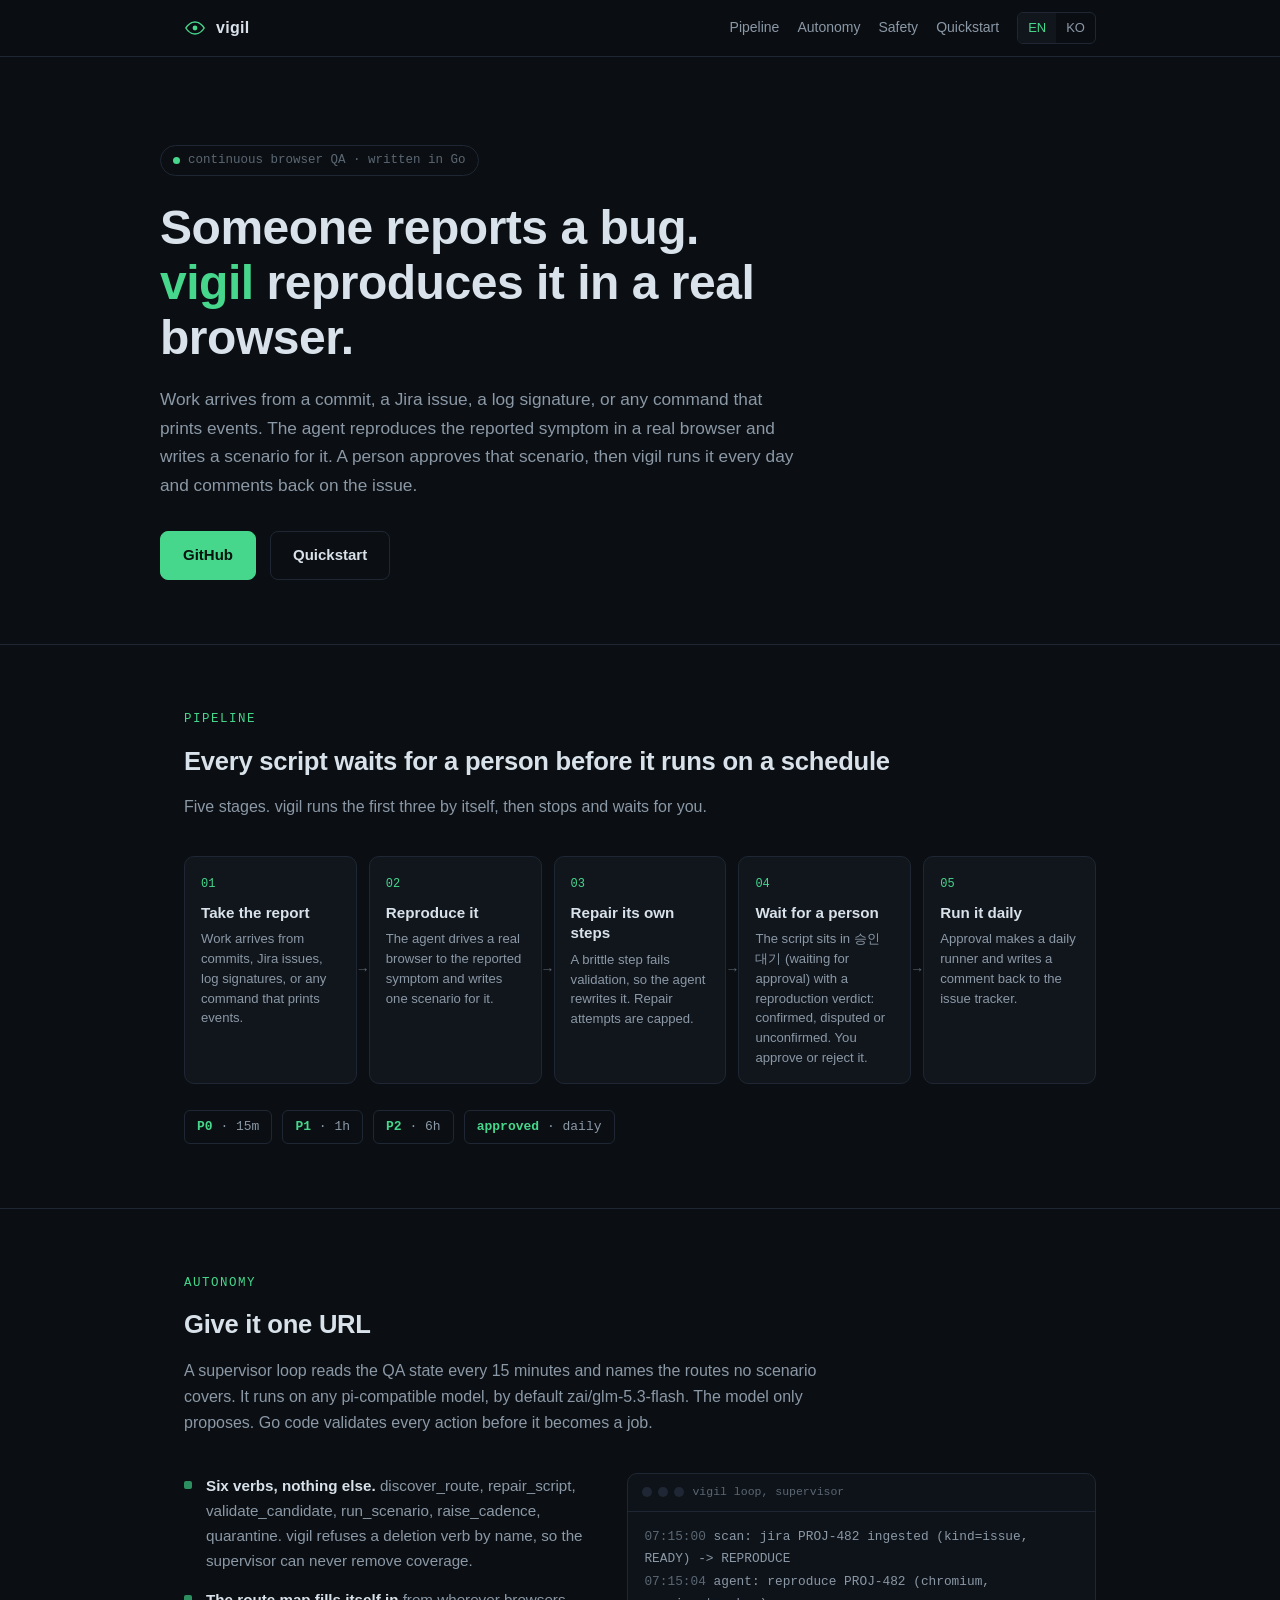
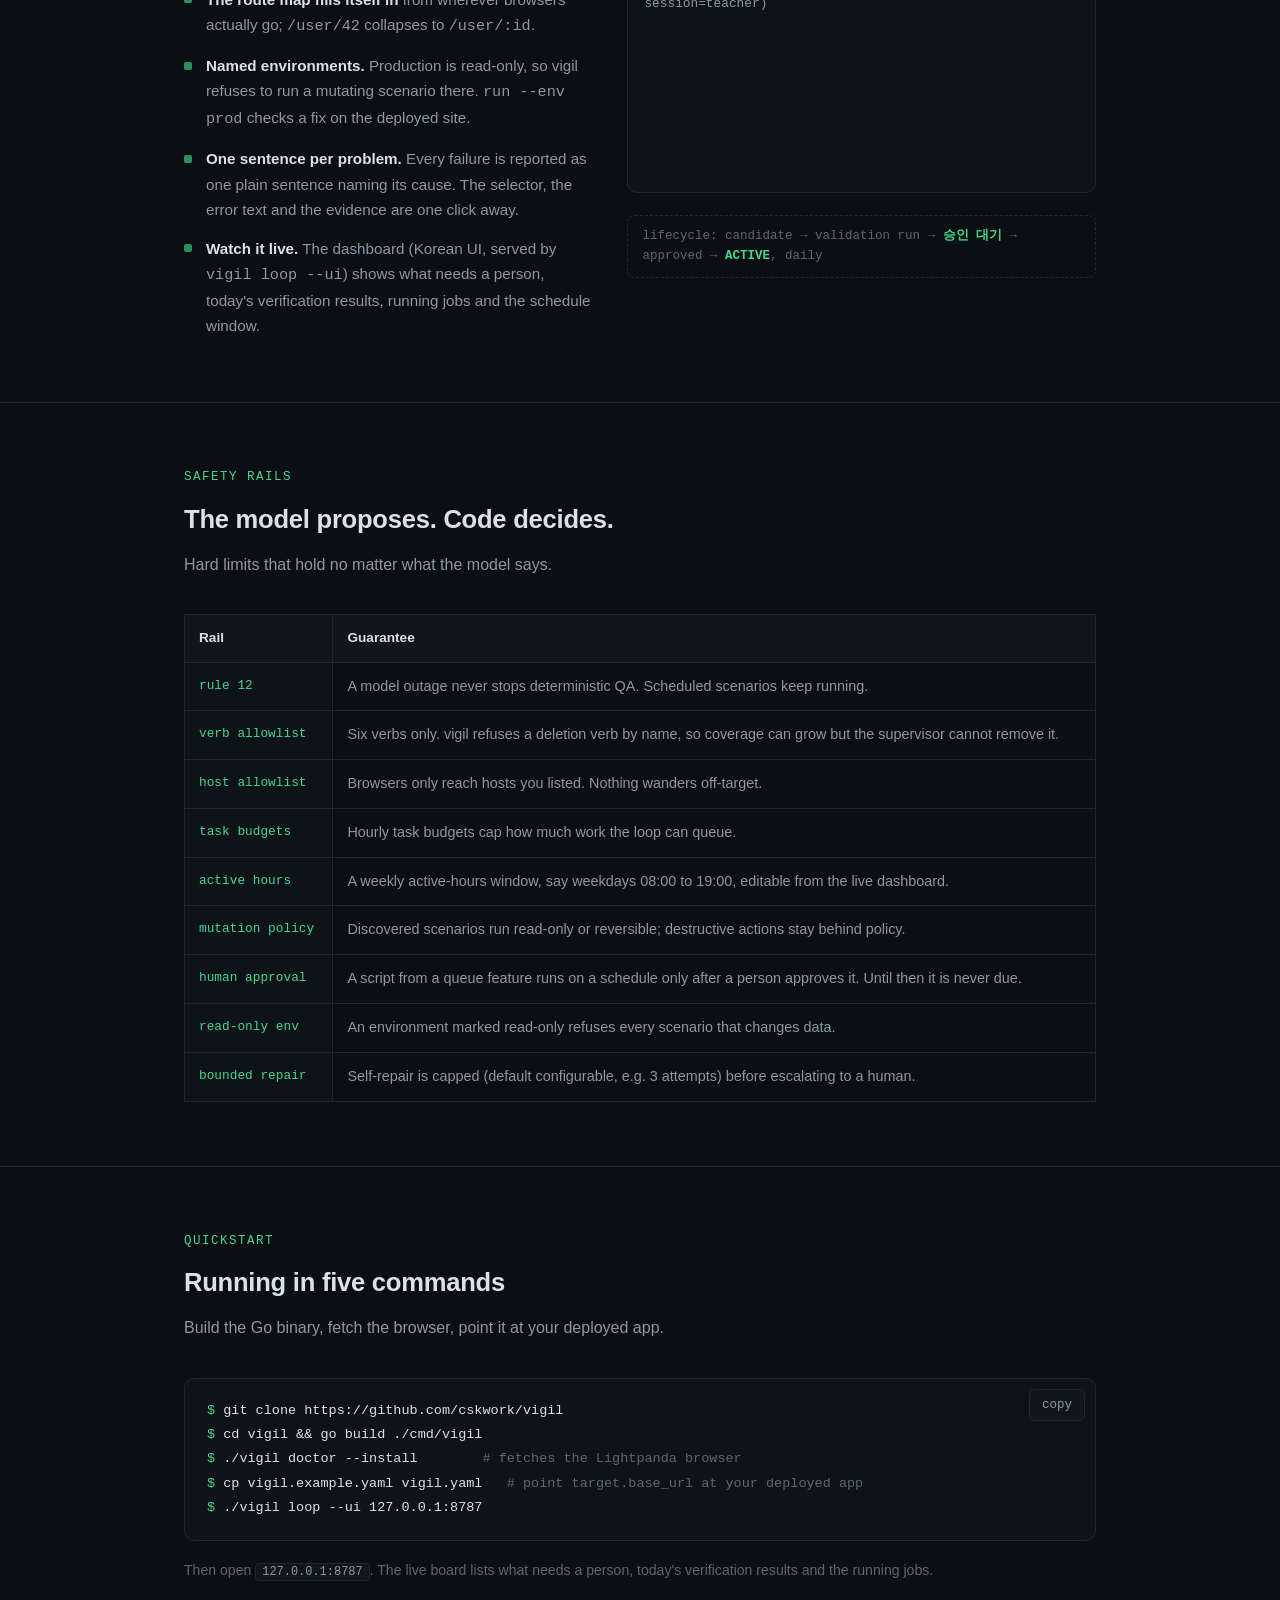
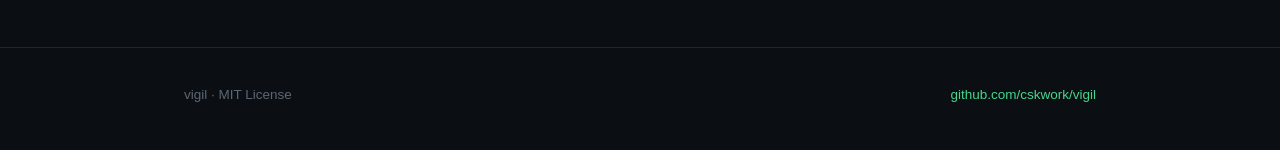
<file: docs/index.html>
<!DOCTYPE html>
<html lang="en" data-lang="en">
<head>
<meta charset="utf-8">
<meta name="viewport" content="width=device-width, initial-scale=1">
<title>vigil, continuous browser QA</title>
<meta name="description" content="vigil takes a commit, a Jira issue or a log signature, reproduces the symptom in a real browser, and waits for a person to approve the scenario before it runs every day.">
<style>
:root{
  --bg:#0b0f13; --panel:#11161d; --panel2:#0e1319; --line:#1e2733;
  --text:#d9e2ea; --dim:#8b98a6; --faint:#5b6773;
  --acc:#46d68c; --acc-dim:#2c8f60; --warn:#e0b34e; --err:#e06a5e;
  --mono:ui-monospace,SFMono-Regular,Menlo,Consolas,"Liberation Mono",monospace;
  --sans:-apple-system,BlinkMacSystemFont,"Segoe UI",Roboto,"Helvetica Neue",Arial,"Apple SD Gothic Neo","Noto Sans KR",sans-serif;
}
*{box-sizing:border-box;margin:0;padding:0}
html{scroll-behavior:smooth}
@media (prefers-reduced-motion:reduce){html{scroll-behavior:auto}}
body{background:var(--bg);color:var(--text);font-family:var(--sans);line-height:1.65;font-size:16px;-webkit-font-smoothing:antialiased}
a{color:var(--acc);text-decoration:none}
a:hover{text-decoration:underline}
.wrap{max-width:960px;margin:0 auto;padding:0 24px}
/* language switching */
[data-lang="en"] .ko{display:none!important}
[data-lang="ko"] .en{display:none!important}
/* header */
header{position:sticky;top:0;z-index:10;background:rgba(11,15,19,.92);backdrop-filter:blur(6px);border-bottom:1px solid var(--line)}
.hbar{display:flex;align-items:center;gap:16px;height:56px}
.logo{display:flex;align-items:center;gap:10px;font-weight:600;letter-spacing:.02em;color:var(--text)}
.logo svg{display:block}
.hnav{margin-left:auto;display:flex;align-items:center;gap:18px;font-size:14px}
.hnav a{color:var(--dim)}
.hnav a:hover{color:var(--text);text-decoration:none}
.langsw{display:flex;border:1px solid var(--line);border-radius:6px;overflow:hidden}
.langsw button{background:transparent;border:0;color:var(--dim);font:inherit;font-size:13px;padding:4px 10px;cursor:pointer}
.langsw button[aria-pressed="true"]{background:var(--panel);color:var(--acc)}
.langsw button:focus-visible{outline:2px solid var(--acc);outline-offset:-2px}
/* hero */
.hero{padding:88px 0 64px;text-align:left}
.hero h1{font-size:clamp(2rem,5vw,3rem);line-height:1.15;font-weight:700;letter-spacing:-.01em;max-width:760px}
.hero h1 .accent{color:var(--acc)}
.hero p.sub{margin-top:20px;max-width:640px;color:var(--dim);font-size:1.08rem}
.cta{margin-top:32px;display:flex;gap:14px;flex-wrap:wrap}
.btn{display:inline-block;padding:11px 22px;border-radius:8px;font-size:15px;font-weight:600;border:1px solid var(--line)}
.btn.primary{background:var(--acc);color:#06130c;border-color:var(--acc)}
.btn.primary:hover{background:#5ce09d;text-decoration:none}
.btn.ghost{color:var(--text)}
.btn.ghost:hover{border-color:var(--acc-dim);text-decoration:none}
.heropill{display:inline-flex;align-items:center;gap:8px;font-family:var(--mono);font-size:12.5px;color:var(--faint);border:1px solid var(--line);border-radius:999px;padding:4px 12px;margin-bottom:24px}
.heropill .dot{width:7px;height:7px;border-radius:50%;background:var(--acc)}
@media (prefers-reduced-motion:no-preference){.heropill .dot{animation:pulse 2.4s ease-in-out infinite}}
@keyframes pulse{0%,100%{opacity:1}50%{opacity:.35}}
/* sections */
section{padding:64px 0;border-top:1px solid var(--line)}
.eyebrow{font-family:var(--mono);font-size:12.5px;letter-spacing:.12em;text-transform:uppercase;color:var(--acc);margin-bottom:10px}
h2{font-size:1.6rem;font-weight:700;letter-spacing:-.01em;margin-bottom:12px}
.lede{color:var(--dim);max-width:640px;margin-bottom:36px}
/* pipeline */
.pipe{display:grid;grid-template-columns:repeat(5,1fr);gap:12px;counter-reset:step}
.pstep{position:relative;background:var(--panel);border:1px solid var(--line);border-radius:10px;padding:18px 16px 16px;min-height:150px}
.pstep .n{font-family:var(--mono);font-size:12px;color:var(--acc);margin-bottom:8px}
.pstep h3{font-size:.95rem;font-weight:600;margin-bottom:6px;line-height:1.35}
.pstep p{font-size:.82rem;color:var(--dim);line-height:1.5}
.pstep:not(:last-child)::after{content:"→";position:absolute;right:-14px;top:50%;transform:translateY(-50%);color:var(--faint);font-size:14px;z-index:1}
@media(max-width:860px){
  .pipe{grid-template-columns:1fr}
  .pstep{min-height:0}
  .pstep:not(:last-child)::after{content:"↓";right:auto;left:24px;top:auto;bottom:-19px;transform:none}
}
.cadence{margin-top:26px;display:flex;gap:10px;flex-wrap:wrap;font-family:var(--mono);font-size:13px}
.cadence span{border:1px solid var(--line);border-radius:6px;padding:5px 12px;color:var(--dim)}
.cadence b{color:var(--acc);font-weight:600}
/* autonomy */
.split{display:grid;grid-template-columns:1fr 1.15fr;gap:36px;align-items:start}
@media(max-width:860px){.split{grid-template-columns:1fr}}
.split ul{list-style:none;display:grid;gap:14px}
.split li{padding-left:22px;position:relative;font-size:.95rem;color:var(--dim)}
.split li::before{content:"";position:absolute;left:0;top:.55em;width:8px;height:8px;border-radius:2px;background:var(--acc-dim)}
.split li b{color:var(--text);font-weight:600}
.lifecycle{margin-top:22px;font-family:var(--mono);font-size:12.5px;color:var(--faint);border:1px dashed var(--line);border-radius:8px;padding:10px 14px}
.lifecycle b{color:var(--acc);font-weight:600}
/* terminal */
.term{background:var(--panel2);border:1px solid var(--line);border-radius:10px;overflow:hidden;font-family:var(--mono);font-size:12.8px}
.term-bar{display:flex;align-items:center;gap:8px;padding:9px 14px;border-bottom:1px solid var(--line);color:var(--faint);font-size:11.5px}
.term-bar .lights{display:flex;gap:6px}
.term-bar .lights i{width:10px;height:10px;border-radius:50%;background:var(--line);display:block}
.term-body{padding:14px 16px 16px;line-height:1.75;min-height:280px}
.term-body .ln{display:block;white-space:pre-wrap;word-break:break-word;color:var(--dim)}
.term-body .ln.hidden{display:none}
.term-body .t{color:var(--faint)}
.term-body .ok{color:var(--acc)}
.term-body .wr{color:var(--warn)}
.term-body .rf{color:var(--err)}
.cursor{display:inline-block;width:8px;height:15px;background:var(--acc);vertical-align:text-bottom}
@media (prefers-reduced-motion:no-preference){.cursor{animation:blink 1.1s steps(1) infinite}}
@keyframes blink{50%{opacity:0}}
/* rails table */
table{width:100%;border-collapse:collapse;font-size:.9rem}
th,td{text-align:left;padding:12px 14px;border:1px solid var(--line);vertical-align:top}
th{background:var(--panel);font-weight:600;font-size:.85rem;color:var(--text)}
td:first-child{white-space:nowrap;font-family:var(--mono);font-size:.8rem;color:var(--acc);background:var(--panel2)}
td{color:var(--dim)}
@media(max-width:640px){td:first-child{white-space:normal}}
/* quickstart */
.codeblock{position:relative;background:var(--panel2);border:1px solid var(--line);border-radius:10px}
.codeblock pre{padding:20px 22px;overflow-x:auto;font-family:var(--mono);font-size:13.5px;line-height:1.8;color:var(--text)}
.codeblock .c{color:var(--faint)}
.codeblock .p{color:var(--acc)}
.copybtn{position:absolute;top:10px;right:10px;background:var(--panel);border:1px solid var(--line);color:var(--dim);font:inherit;font-size:12.5px;font-family:var(--mono);padding:5px 12px;border-radius:6px;cursor:pointer}
.copybtn:hover{color:var(--text);border-color:var(--acc-dim)}
.copybtn:focus-visible{outline:2px solid var(--acc)}
.copybtn.done{color:var(--acc);border-color:var(--acc-dim)}
.dashnote{margin-top:18px;font-size:.88rem;color:var(--faint)}
.dashnote code{font-family:var(--mono);font-size:.85em;background:var(--panel);border:1px solid var(--line);border-radius:4px;padding:1px 6px;color:var(--dim)}
/* footer */
footer{border-top:1px solid var(--line);padding:36px 0 48px;font-size:13.5px;color:var(--faint)}
.frow{display:flex;justify-content:space-between;gap:16px;flex-wrap:wrap}
</style>
</head>
<body>

<header>
  <div class="wrap hbar">
    <a class="logo" href="#top" aria-label="vigil">
      <svg width="22" height="22" viewBox="0 0 24 24" fill="none" aria-hidden="true">
        <path d="M2 12s3.8-6.5 10-6.5S22 12 22 12s-3.8 6.5-10 6.5S2 12 2 12Z" stroke="#46d68c" stroke-width="1.6"/>
        <circle cx="12" cy="12" r="2.6" fill="#46d68c"/>
      </svg>
      vigil
    </a>
    <nav class="hnav" aria-label="Site">
      <a href="#pipeline"><span class="en">Pipeline</span><span class="ko" lang="ko">파이프라인</span></a>
      <a href="#autonomy"><span class="en">Autonomy</span><span class="ko" lang="ko">자율 커버리지</span></a>
      <a href="#rails"><span class="en">Safety</span><span class="ko" lang="ko">안전장치</span></a>
      <a href="#quickstart"><span class="en">Quickstart</span><span class="ko" lang="ko">시작하기</span></a>
      <div class="langsw" role="group" aria-label="Language / 언어">
        <button type="button" id="lang-en" aria-pressed="true" aria-label="English">EN</button>
        <button type="button" id="lang-ko" aria-pressed="false" aria-label="한국어" lang="ko">KO</button>
      </div>
    </nav>
  </div>
</header>

<main id="top">

<div class="wrap hero">
  <div class="heropill"><span class="dot" aria-hidden="true"></span><span class="en">continuous browser QA · written in Go</span><span class="ko" lang="ko">지속적 브라우저 QA · Go로 작성</span></div>
  <h1>
    <span class="en">Someone reports a bug.<br><span class="accent">vigil</span> reproduces it in a real browser.</span>
    <span class="ko" lang="ko">문제가 접수되면<br><span class="accent">vigil</span>이 실제 브라우저로 재현합니다.</span>
  </h1>
  <p class="sub">
    <span class="en">Work arrives from a commit, a Jira issue, a log signature, or any command that prints events. The agent reproduces the reported symptom in a real browser and writes a scenario for it. A person approves that scenario, then vigil runs it every day and comments back on the issue.</span>
    <span class="ko" lang="ko">작업은 커밋, Jira 이슈, 로그 시그니처(같은 오류가 반복되는 패턴), 그리고 이벤트를 출력하는 모든 명령에서 들어옵니다. 에이전트가 보고된 증상을 실제 브라우저에서 재현하고 그 증상의 시나리오를 씁니다. 사람이 그 시나리오를 승인하면 vigil이 매일 실행하고 이슈에 댓글을 남깁니다.</span>
  </p>
  <div class="cta">
    <a class="btn primary" href="https://github.com/cskwork/vigil">GitHub</a>
    <a class="btn ghost" href="#quickstart"><span class="en">Quickstart</span><span class="ko" lang="ko">빠른 시작</span></a>
  </div>
</div>

<section id="pipeline">
  <div class="wrap">
    <div class="eyebrow"><span class="en">Pipeline</span><span class="ko" lang="ko">파이프라인</span></div>
    <h2><span class="en">Every script waits for a person before it runs on a schedule</span><span class="ko" lang="ko">모든 스크립트는 일정 실행 전에 사람의 승인을 기다립니다</span></h2>
    <p class="lede"><span class="en">Five stages. vigil runs the first three by itself, then stops and waits for you.</span><span class="ko" lang="ko">다섯 단계입니다. 앞의 세 단계는 vigil이 혼자 하고, 그다음 멈춰서 사람을 기다립니다.</span></p>
    <div class="pipe">
      <div class="pstep">
        <div class="n">01</div>
        <h3><span class="en">Take the report</span><span class="ko" lang="ko">접수</span></h3>
        <p><span class="en">Work arrives from commits, Jira issues, log signatures, or any command that prints events.</span><span class="ko" lang="ko">커밋, Jira 이슈, 로그 시그니처, 이벤트를 출력하는 모든 명령에서 작업이 들어옵니다.</span></p>
      </div>
      <div class="pstep">
        <div class="n">02</div>
        <h3><span class="en">Reproduce it</span><span class="ko" lang="ko">재현</span></h3>
        <p><span class="en">The agent drives a real browser to the reported symptom and writes one scenario for it.</span><span class="ko" lang="ko">에이전트가 실제 브라우저로 보고된 증상까지 따라가고, 그 증상의 시나리오를 하나 씁니다.</span></p>
      </div>
      <div class="pstep">
        <div class="n">03</div>
        <h3><span class="en">Repair its own steps</span><span class="ko" lang="ko">자가 수리</span></h3>
        <p><span class="en">A brittle step fails validation, so the agent rewrites it. Repair attempts are capped.</span><span class="ko" lang="ko">불안정한 스텝은 검증에서 걸리고, 에이전트가 다시 씁니다. 수리 횟수에는 상한이 있습니다.</span></p>
      </div>
      <div class="pstep">
        <div class="n">04</div>
        <h3><span class="en">Wait for a person</span><span class="ko" lang="ko">승인 대기</span></h3>
        <p><span class="en">The script sits in 승인 대기 (waiting for approval) with a reproduction verdict: confirmed, disputed or unconfirmed. You approve or reject it.</span><span class="ko" lang="ko">스크립트는 재현 판정(재현됨, 판정 불일치, 재현 안 됨)과 함께 승인 대기에 놓입니다. 사람이 승인하거나 반려합니다.</span></p>
      </div>
      <div class="pstep">
        <div class="n">05</div>
        <h3><span class="en">Run it daily</span><span class="ko" lang="ko">매일 실행</span></h3>
        <p><span class="en">Approval makes a daily runner and writes a comment back to the issue tracker.</span><span class="ko" lang="ko">승인하면 매일 도는 검사가 되고, 이슈 트래커에 댓글이 남습니다.</span></p>
      </div>
    </div>
    <div class="cadence">
      <span><b>P0</b> · 15m</span>
      <span><b>P1</b> · 1h</span>
      <span><b>P2</b> · 6h</span>
      <span><b>approved</b> · daily</span>
    </div>
  </div>
</section>

<section id="autonomy">
  <div class="wrap">
    <div class="eyebrow"><span class="en">Autonomy</span><span class="ko" lang="ko">자율 커버리지</span></div>
    <h2><span class="en">Give it one URL</span><span class="ko" lang="ko">URL 하나면 됩니다</span></h2>
    <p class="lede"><span class="en">A supervisor loop reads the QA state every 15 minutes and names the routes no scenario covers. It runs on any pi-compatible model, by default zai/glm-5.3-flash. The model only proposes. Go code validates every action before it becomes a job.</span><span class="ko" lang="ko">슈퍼바이저 루프가 15분마다 QA 상태를 읽고, 아직 시나리오가 없는 화면을 짚습니다. pi 호환 모델이면 무엇이든 쓸 수 있고 기본값은 zai/glm-5.3-flash입니다. 모델은 제안만 합니다. 모든 행동은 Go 코드의 검증을 통과해야 작업이 됩니다.</span></p>
    <div class="split">
      <ul>
        <li><span class="en"><b>Six verbs, nothing else.</b> discover_route, repair_script, validate_candidate, run_scenario, raise_cadence, quarantine. vigil refuses a deletion verb by name, so the supervisor can never remove coverage.</span><span class="ko" lang="ko"><b>허용된 동사는 여섯 개뿐입니다.</b> discover_route, repair_script, validate_candidate, run_scenario, raise_cadence, quarantine. 삭제 동사는 이름만으로 거부하므로 슈퍼바이저는 커버리지를 지울 수 없습니다.</span></li>
        <li><span class="en"><b>The route map fills itself in</b> from wherever browsers actually go; <code>/user/42</code> collapses to <code>/user/:id</code>.</span><span class="ko" lang="ko"><b>라우트 맵은 브라우저가 실제로 간 곳에서</b> 스스로 채워집니다. <code>/user/42</code>는 <code>/user/:id</code>로 접힙니다.</span></li>
        <li><span class="en"><b>Named environments.</b> Production is read-only, so vigil refuses to run a mutating scenario there. <code>run --env prod</code> checks a fix on the deployed site.</span><span class="ko" lang="ko"><b>환경은 이름으로 구분합니다.</b> 운영 환경은 읽기 전용이라 데이터를 바꾸는 시나리오는 실행하지 않습니다. <code>run --env prod</code>로 배포된 사이트에서 수정 결과를 확인합니다.</span></li>
        <li><span class="en"><b>One sentence per problem.</b> Every failure is reported as one plain sentence naming its cause. The selector, the error text and the evidence are one click away.</span><span class="ko" lang="ko"><b>문제 하나에 문장 하나.</b> 모든 실패는 원인을 짚는 한 문장으로 보고됩니다. 셀렉터와 오류 원문, 증거는 클릭 한 번 뒤에 있습니다.</span></li>
        <li><span class="en"><b>Watch it live.</b> The dashboard (Korean UI, served by <code>vigil loop --ui</code>) shows what needs a person, today's verification results, running jobs and the schedule window.</span><span class="ko" lang="ko"><b>실시간 대시보드.</b> <code>vigil loop --ui</code>로 뜨는 한국어 대시보드에서 사람이 봐야 할 일, 오늘의 검증 결과, 실행 중인 작업, 스케줄 창을 봅니다.</span></li>
      </ul>
      <div>
        <div class="term" aria-label="supervisor log excerpt">
          <div class="term-bar"><span class="lights" aria-hidden="true"><i></i><i></i><i></i></span><span>vigil loop, supervisor</span></div>
          <div class="term-body" id="loglines">
<span class="ln"><span class="t">07:15:00</span> scan: jira PROJ-482 ingested (kind=issue, READY) -> REPRODUCE</span>
<span class="ln"><span class="t">07:15:04</span> agent: reproduce PROJ-482 (chromium, session=teacher)</span>
<span class="ln"><span class="t">07:18:22</span> validate entry-tabs-duplicated: <span class="wr">APP_FAILURE</span> at step 6</span>
<span class="ln"><span class="t">07:18:40</span> repair: entry-tabs-duplicated attempt 1/3, selector rewritten</span>
<span class="ln"><span class="t">07:19:31</span> verdict: <span class="ok">confirmed</span> (agent at_step 6, run r-1f2a91c)</span>
<span class="ln"><span class="t">07:19:31</span> entry-tabs-duplicated -> <span class="wr">PENDING_APPROVAL</span> (승인 대기)</span>
<span class="ln"><span class="t">07:45:02</span> <span class="rf">refuse: delete_scenario, verb not in allowlist</span></span>
<span class="ln"><span class="t">09:02:11</span> approve entry-tabs-duplicated: <span class="ok">ACTIVE</span>, cadence daily 09:00 KST</span>
<span class="ln"><span class="t">09:02:13</span> jira: comment posted on PROJ-482, read back ok</span>
<span class="ln"><span class="t">09:10:00</span> run: entry-tabs-duplicated --env prod (read-only), <span class="ok">PASS</span></span>
<span class="ln"><span class="t">09:30:00</span> cadence: P0 sweep (15m), <span class="ok">6/6 pass</span> · lightpanda 5, chromium 1 <span class="cursor" aria-hidden="true"></span></span>
          </div>
        </div>
        <div class="lifecycle"><span class="en">lifecycle:</span><span class="ko" lang="ko">수명주기:</span> candidate → validation run → <b>승인 대기</b> → approved → <b>ACTIVE</b>, daily</div>
      </div>
    </div>
  </div>
</section>

<section id="rails">
  <div class="wrap">
    <div class="eyebrow"><span class="en">Safety rails</span><span class="ko" lang="ko">안전장치</span></div>
    <h2><span class="en">The model proposes. Code decides.</span><span class="ko" lang="ko">모델은 제안하고, 코드가 결정합니다.</span></h2>
    <p class="lede"><span class="en">Hard limits that hold no matter what the model says.</span><span class="ko" lang="ko">모델이 뭐라고 하든 지켜지는 하드 리밋.</span></p>
    <table>
      <thead>
        <tr>
          <th scope="col"><span class="en">Rail</span><span class="ko" lang="ko">장치</span></th>
          <th scope="col"><span class="en">Guarantee</span><span class="ko" lang="ko">보장 내용</span></th>
        </tr>
      </thead>
      <tbody>
        <tr>
          <td>rule 12</td>
          <td><span class="en">A model outage never stops deterministic QA. Scheduled scenarios keep running.</span><span class="ko" lang="ko">모델 장애가 결정적 QA를 멈추지 못합니다. 예약된 시나리오는 계속 돕니다.</span></td>
        </tr>
        <tr>
          <td>verb allowlist</td>
          <td><span class="en">Six verbs only. vigil refuses a deletion verb by name, so coverage can grow but the supervisor cannot remove it.</span><span class="ko" lang="ko">동사는 여섯 개뿐입니다. 삭제 동사는 이름만으로 거부하므로 커버리지는 늘기만 하고 슈퍼바이저가 지울 수 없습니다.</span></td>
        </tr>
        <tr>
          <td>host allowlist</td>
          <td><span class="en">Browsers only reach hosts you listed. Nothing wanders off-target.</span><span class="ko" lang="ko">브라우저는 허용된 호스트만 접근합니다. 대상 밖으로 나가지 않습니다.</span></td>
        </tr>
        <tr>
          <td>task budgets</td>
          <td><span class="en">Hourly task budgets cap how much work the loop can queue.</span><span class="ko" lang="ko">시간당 작업 예산으로 루프가 쌓을 수 있는 작업량을 제한합니다.</span></td>
        </tr>
        <tr>
          <td>active hours</td>
          <td><span class="en">A weekly active-hours window, say weekdays 08:00 to 19:00, editable from the live dashboard.</span><span class="ko" lang="ko">주간 활동 시간 창(예: 평일 08:00부터 19:00까지)이며, 라이브 대시보드에서 바로 수정할 수 있습니다.</span></td>
        </tr>
        <tr>
          <td>mutation policy</td>
          <td><span class="en">Discovered scenarios run read-only or reversible; destructive actions stay behind policy.</span><span class="ko" lang="ko">발견된 시나리오는 read-only 또는 reversible로만 실행되고, destructive는 정책 뒤에 남습니다.</span></td>
        </tr>
        <tr>
          <td>human approval</td>
          <td><span class="en">A script from a queue feature runs on a schedule only after a person approves it. Until then it is never due.</span><span class="ko" lang="ko">큐에서 만들어진 스크립트는 사람이 승인해야 일정에 따라 실행됩니다. 그 전에는 실행 시점이 잡히지 않습니다.</span></td>
        </tr>
        <tr>
          <td>read-only env</td>
          <td><span class="en">An environment marked read-only refuses every scenario that changes data.</span><span class="ko" lang="ko">읽기 전용으로 표시한 환경은 데이터를 바꾸는 시나리오를 모두 거부합니다.</span></td>
        </tr>
        <tr>
          <td>bounded repair</td>
          <td><span class="en">Self-repair is capped (default configurable, e.g. 3 attempts) before escalating to a human.</span><span class="ko" lang="ko">자가 수리 횟수에 상한이 있고(기본값 설정 가능, 예: 3회) 넘으면 사람에게 넘깁니다.</span></td>
        </tr>
      </tbody>
    </table>
  </div>
</section>

<section id="quickstart">
  <div class="wrap">
    <div class="eyebrow"><span class="en">Quickstart</span><span class="ko" lang="ko">빠른 시작</span></div>
    <h2><span class="en">Running in five commands</span><span class="ko" lang="ko">명령 다섯 줄이면 켜집니다</span></h2>
    <p class="lede"><span class="en">Build the Go binary, fetch the browser, point it at your deployed app.</span><span class="ko" lang="ko">Go 바이너리를 빌드하고, 브라우저를 받고, 배포된 앱을 가리키면 끝.</span></p>
    <div class="codeblock">
      <button type="button" class="copybtn" id="copybtn" aria-label="Copy quickstart commands"><span class="en">copy</span><span class="ko" lang="ko">복사</span></button>
      <pre id="qscode"><span class="p">$</span> git clone https://github.com/cskwork/vigil
<span class="p">$</span> cd vigil &amp;&amp; go build ./cmd/vigil
<span class="p">$</span> ./vigil doctor --install        <span class="c"># fetches the Lightpanda browser</span>
<span class="p">$</span> cp vigil.example.yaml vigil.yaml   <span class="c"># point target.base_url at your deployed app</span>
<span class="p">$</span> ./vigil loop --ui 127.0.0.1:8787</pre>
    </div>
    <p class="dashnote"><span class="en">Then open <code>127.0.0.1:8787</code>. The live board lists what needs a person, today's verification results and the running jobs.</span><span class="ko" lang="ko">이후 <code>127.0.0.1:8787</code>을 엽니다. 라이브 보드에 사람이 봐야 할 일, 오늘의 검증 결과, 실행 중인 작업이 나옵니다.</span></p>
  </div>
</section>

</main>

<footer>
  <div class="wrap frow">
    <div><span class="en">vigil · MIT License</span><span class="ko" lang="ko">vigil · MIT 라이선스</span></div>
    <div><a href="https://github.com/cskwork/vigil">github.com/cskwork/vigil</a></div>
  </div>
</footer>

<script>
(function(){
  var KEY='vigil-lang';
  var root=document.documentElement;
  var btnEn=document.getElementById('lang-en');
  var btnKo=document.getElementById('lang-ko');
  function setLang(l){
    root.setAttribute('data-lang',l);
    root.setAttribute('lang', l==='ko'?'ko':'en');
    btnEn.setAttribute('aria-pressed', String(l==='en'));
    btnKo.setAttribute('aria-pressed', String(l==='ko'));
    try{localStorage.setItem(KEY,l);}catch(e){}
  }
  btnEn.addEventListener('click',function(){setLang('en');});
  btnKo.addEventListener('click',function(){setLang('ko');});
  var saved=null;
  try{saved=localStorage.getItem(KEY);}catch(e){}
  if(saved==='ko'||saved==='en'){setLang(saved);}

  // copy quickstart
  var copyBtn=document.getElementById('copybtn');
  var qs=[
    'git clone https://github.com/cskwork/vigil',
    'cd vigil && go build ./cmd/vigil',
    './vigil doctor --install        # fetches the Lightpanda browser',
    'cp vigil.example.yaml vigil.yaml   # point target.base_url at your deployed app',
    './vigil loop --ui 127.0.0.1:8787'
  ].join('\n');
  copyBtn.addEventListener('click',function(){
    function done(){
      copyBtn.classList.add('done');
      var prev=copyBtn.innerHTML;
      copyBtn.textContent = root.getAttribute('data-lang')==='ko' ? '복사됨' : 'copied';
      setTimeout(function(){copyBtn.classList.remove('done');copyBtn.innerHTML=prev;},1600);
    }
    if(navigator.clipboard&&navigator.clipboard.writeText){
      navigator.clipboard.writeText(qs).then(done,done);
    }else{
      var ta=document.createElement('textarea');
      ta.value=qs;document.body.appendChild(ta);ta.select();
      try{document.execCommand('copy');}catch(e){}
      document.body.removeChild(ta);done();
    }
  });

  // ticking log: reveal lines one by one unless reduced motion
  var body=document.getElementById('loglines');
  var lines=body.querySelectorAll('.ln');
  var reduce=window.matchMedia&&window.matchMedia('(prefers-reduced-motion: reduce)').matches;
  if(!reduce&&lines.length){
    for(var i=1;i<lines.length;i++){lines[i].classList.add('hidden');}
    var idx=1;
    var timer=setInterval(function(){
      if(idx>=lines.length){clearInterval(timer);return;}
      lines[idx].classList.remove('hidden');
      idx++;
    },1400);
  }
})();
</script>
</body>
</html>
</file>
